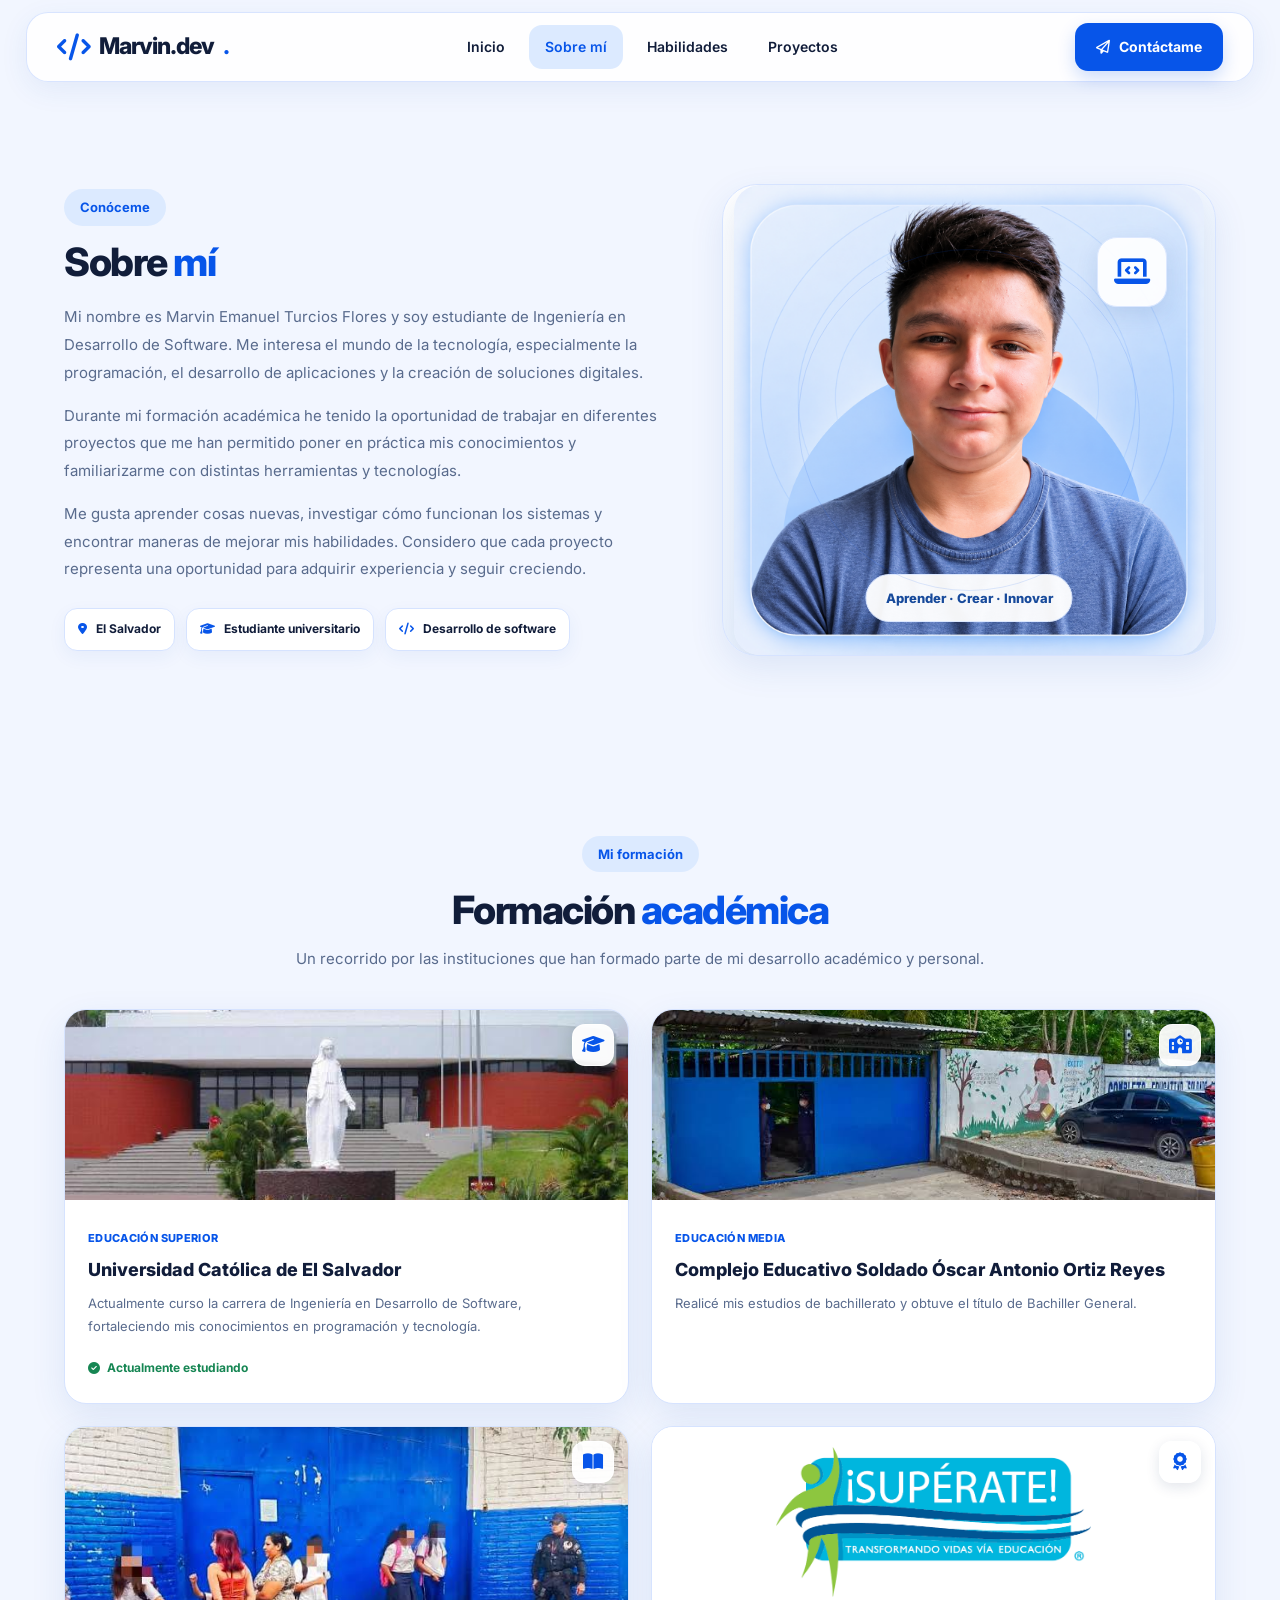
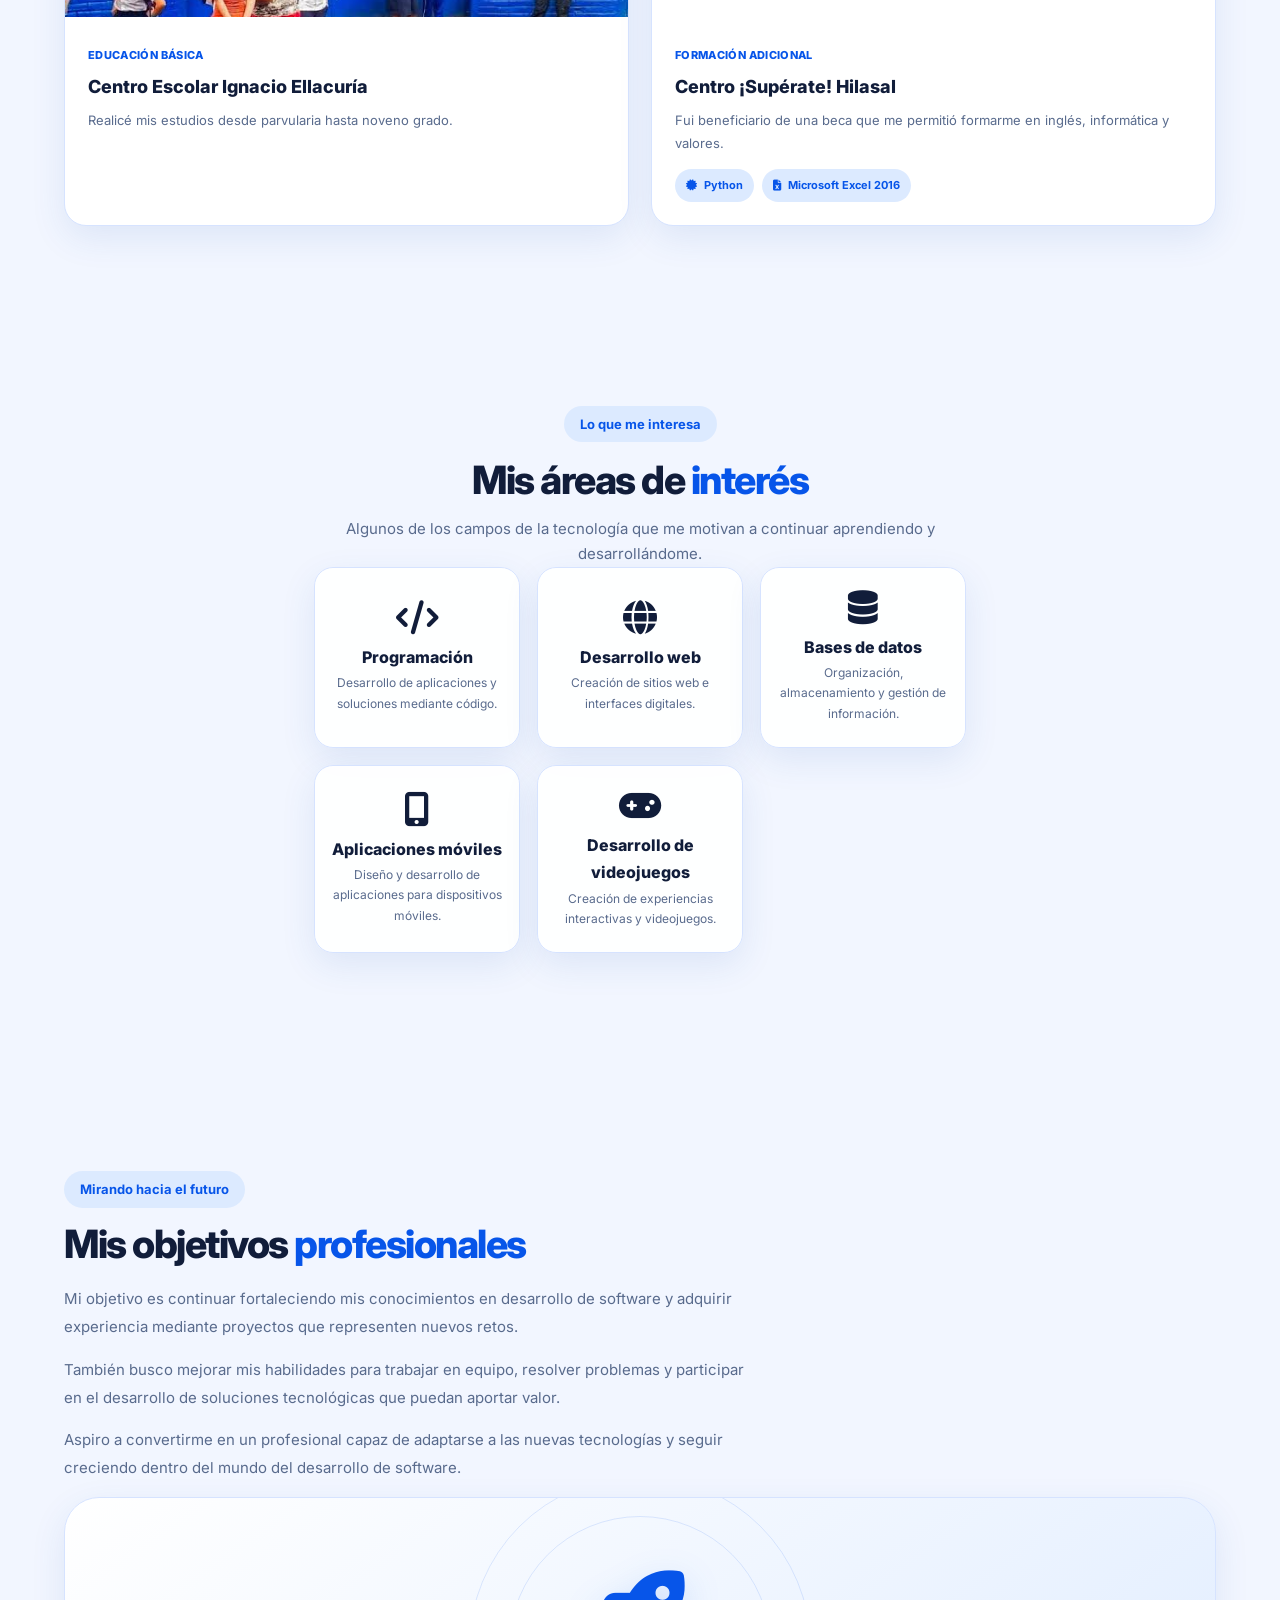
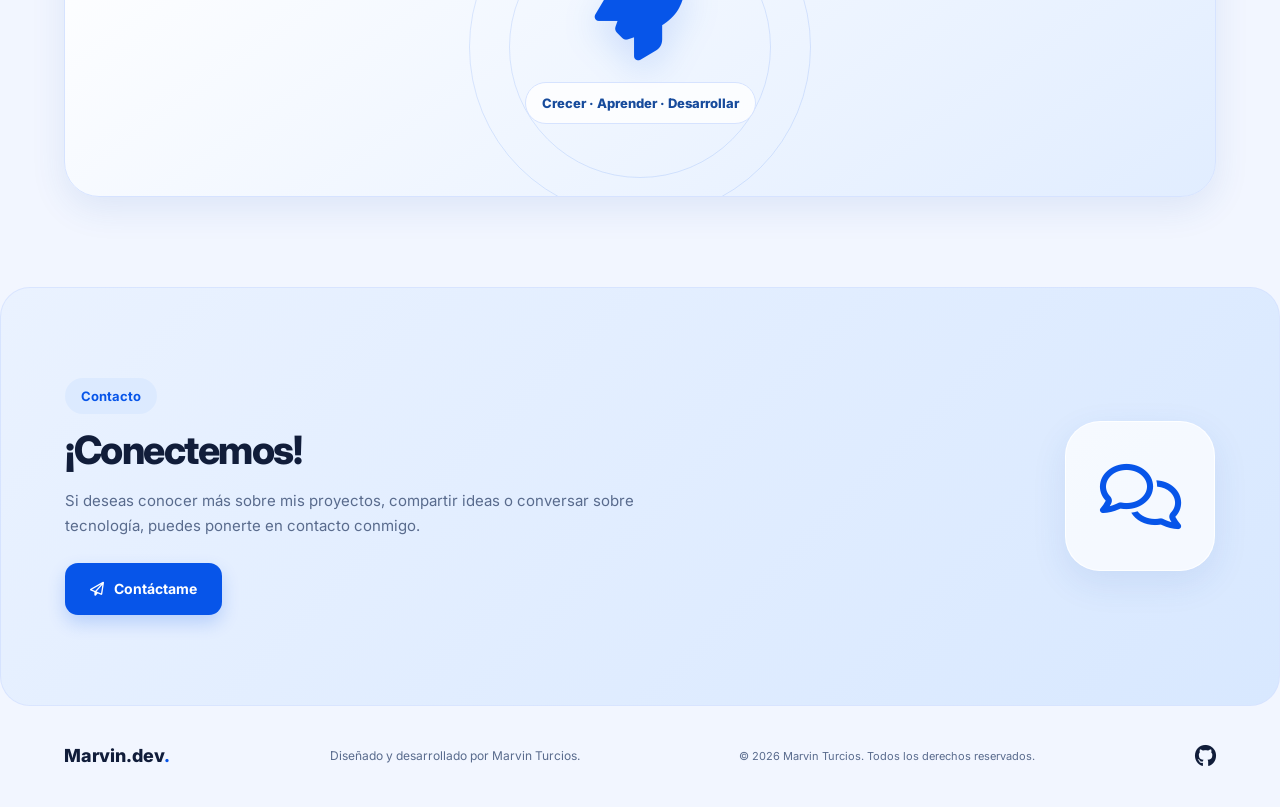
<file: about.html>
<!DOCTYPE html>
<html lang="es">

<head>
    <meta charset="UTF-8">
    <meta name="viewport" content="width=device-width, initial-scale=1.0">

    <meta name="description"
        content="Conoce más sobre Marvin Turcios, estudiante de Ingeniería en Desarrollo de Software.">

    <meta name="theme-color" content="#f4f8ff">

    <title>Sobre mí | Marvin Turcios</title>

    <link rel="stylesheet" href="css/style.css">

    <link rel="stylesheet"
        href="https://cdnjs.cloudflare.com/ajax/libs/font-awesome/6.7.2/css/all.min.css">

    <script src="js/animations.js" defer></script>
</head>

<body>

    <header>
        <nav>

            <a href="index.html" class="logo">
                <i class="fa-solid fa-code"></i>
                Marvin.dev<span>.</span>
            </a>

            <ul>
                <li><a href="index.html">Inicio</a></li>
                <li><a href="about.html" class="active">Sobre mí</a></li>
                <li><a href="index.html#habilidades">Habilidades</a></li>
                <li><a href="projects.html">Proyectos</a></li>
            </ul>

            <div class="nav-actions">
                <a href="contact.html" class="nav-contact">
                    <i class="fa-regular fa-paper-plane"></i>
                    Contáctame
                </a>
            </div>

        </nav>
    </header>

    <main>

        <section id="sobre-mi">

            <div class="about-content">

                <span class="section-tag">
                    Conóceme
                </span>

                <h2>
                    Sobre <span>mí</span>
                </h2>

                <p>
                    Mi nombre es Marvin Emanuel Turcios Flores y soy estudiante
                    de Ingeniería en Desarrollo de Software. Me interesa el
                    mundo de la tecnología, especialmente la programación,
                    el desarrollo de aplicaciones y la creación de soluciones
                    digitales.
                </p>

                <p>
                    Durante mi formación académica he tenido la oportunidad
                    de trabajar en diferentes proyectos que me han permitido
                    poner en práctica mis conocimientos y familiarizarme
                    con distintas herramientas y tecnologías.
                </p>

                <p>
                    Me gusta aprender cosas nuevas, investigar cómo funcionan
                    los sistemas y encontrar maneras de mejorar mis habilidades.
                    Considero que cada proyecto representa una oportunidad
                    para adquirir experiencia y seguir creciendo.
                </p>

                <div class="about-details">

                    <div>
                        <i class="fa-solid fa-location-dot"></i>
                        <span>El Salvador</span>
                    </div>

                    <div>
                        <i class="fa-solid fa-graduation-cap"></i>
                        <span>Estudiante universitario</span>
                    </div>

                    <div>
                        <i class="fa-solid fa-code"></i>
                        <span>Desarrollo de software</span>
                    </div>

                </div>

            </div>

            
            <div class="about-decoration">

                <div class="about-visual">

                    <img
                        src="img/my.png"
                        alt="Fotografía de Marvin Turcios"
                        class="about-photo"
                    >

                    <div class="floating-tech-icon">
                        <i class="fa-solid fa-laptop-code"></i>
                    </div>

                    <div class="about-tagline">
                        Aprender · Crear · Innovar
                    </div>

                </div>

            </div>

        </section>
        
        
        <section id="formacion">

            <div class="section-heading">

                <span class="section-tag">
                    Mi formación
                </span>

                <h2>
                    Formación <span>académica</span>
                </h2>

                <p>
                    Un recorrido por las instituciones que han formado parte
                    de mi desarrollo académico y personal.
                </p>

            </div>

            <div class="education-grid">

                <article class="education-card">

                    <div class="education-image">

                        <img src="img/universidad.jpg"
                            alt="Universidad Católica de El Salvador">

                        <span class="education-icon">
                            <i class="fa-solid fa-graduation-cap"></i>
                        </span>

                    </div>

                    <div class="education-content">

                        <span class="education-category">
                            Educación superior
                        </span>

                        <h3>Universidad Católica de El Salvador</h3>

                        <p>
                            Actualmente curso la carrera de Ingeniería
                            en Desarrollo de Software, fortaleciendo mis
                            conocimientos en programación y tecnología.
                        </p>

                        <span class="education-status">
                            <i class="fa-solid fa-circle-check"></i>
                            Actualmente estudiando
                        </span>

                    </div>

                </article>

                <article class="education-card">

                    <div class="education-image">

                        <img src="img/bachillerato.jpg"
                            alt="Complejo Educativo Soldado Óscar Antonio Ortiz Reyes">

                        <span class="education-icon">
                            <i class="fa-solid fa-school"></i>
                        </span>

                    </div>

                    <div class="education-content">

                        <span class="education-category">
                            Educación media
                        </span>

                        <h3>Complejo Educativo Soldado Óscar Antonio Ortiz Reyes</h3>

                        <p>
                            Realicé mis estudios de bachillerato y obtuve
                            el título de Bachiller General.
                        </p>

                    </div>

                </article>

                <article class="education-card">

                    <div class="education-image">

                        <img src="img/educacion-basica.jpg"
                            alt="Centro Escolar Ignacio Ellacuría">

                        <span class="education-icon">
                            <i class="fa-solid fa-book-open"></i>
                        </span>

                    </div>

                    <div class="education-content">

                        <span class="education-category">
                            Educación básica
                        </span>

                        <h3>Centro Escolar Ignacio Ellacuría</h3>

                        <p>
                            Realicé mis estudios desde parvularia
                            hasta noveno grado.
                        </p>

                    </div>

                </article>

                <article class="education-card">

                    <div class="education-image">

                        <img src="img/superate.jpg"
                            alt="Fundación ¡Supérate!">

                        <span class="education-icon">
                            <i class="fa-solid fa-award"></i>
                        </span>

                    </div>

                    <div class="education-content">

                        <span class="education-category">
                            Formación adicional
                        </span>

                        <h3>Centro ¡Supérate! Hilasal</h3>

                        <p>
                            Fui beneficiario de una beca que me permitió
                            formarme en inglés, informática y valores.
                        </p>

                        <div class="education-certifications">

                            <span>
                                <i class="fa-solid fa-certificate"></i>
                                Python
                            </span>

                            <span>
                                <i class="fa-solid fa-file-excel"></i>
                                Microsoft Excel 2016
                            </span>

                        </div>

                    </div>

                </article>

            </div>

        </section>


        
        <section id="intereses" class="section-heading">

            <span class="section-tag">
                Lo que me interesa
            </span>

            <h2>
                Mis áreas de <span>interés</span>
            </h2>

            <p>
                Algunos de los campos de la tecnología que me motivan
                a continuar aprendiendo y desarrollándome.
            </p>

            <div class="skills-grid">

                <article class="skill-card">

                    <i class="fa-solid fa-code"></i>

                    <h3>Programación</h3>

                    <p>
                        Desarrollo de aplicaciones y soluciones mediante código.
                    </p>

                </article>

                <article class="skill-card">

                    <i class="fa-solid fa-globe"></i>

                    <h3>Desarrollo web</h3>

                    <p>
                        Creación de sitios web e interfaces digitales.
                    </p>

                </article>

                <article class="skill-card">

                    <i class="fa-solid fa-database"></i>

                    <h3>Bases de datos</h3>

                    <p>
                        Organización, almacenamiento y gestión de información.
                    </p>

                </article>

                <article class="skill-card">

                    <i class="fa-solid fa-mobile-screen-button"></i>

                    <h3>Aplicaciones móviles</h3>

                    <p>
                        Diseño y desarrollo de aplicaciones para dispositivos móviles.
                    </p>

                </article>

                <article class="skill-card">

                    <i class="fa-solid fa-gamepad"></i>

                    <h3>Desarrollo de videojuegos</h3>

                    <p>
                        Creación de experiencias interactivas y videojuegos.
                    </p>

                </article>

            </div>

        </section>


        <section id="objetivos">

            <div class="about-content">

                <span class="section-tag">
                    Mirando hacia el futuro
                </span>

                <h2>
                    Mis objetivos <span>profesionales</span>
                </h2>

                <p>
                    Mi objetivo es continuar fortaleciendo mis conocimientos
                    en desarrollo de software y adquirir experiencia mediante
                    proyectos que representen nuevos retos.
                </p>

                <p>
                    También busco mejorar mis habilidades para trabajar en
                    equipo, resolver problemas y participar en el desarrollo
                    de soluciones tecnológicas que puedan aportar valor.
                </p>

                <p>
                    Aspiro a convertirme en un profesional capaz de adaptarse
                    a las nuevas tecnologías y seguir creciendo dentro del
                    mundo del desarrollo de software.
                </p>

            </div>

            <div class="about-decoration">

                <i class="fa-solid fa-rocket"></i>

                <span>Crecer · Aprender · Desarrollar</span>

            </div>

        </section>

        <section id="contacto">

            <div class="contact-content">

                <span class="section-tag">
                    Contacto
                </span>

                <h2>
                    ¡Conectemos!
                </h2>

                <p>
                    Si deseas conocer más sobre mis proyectos, compartir
                    ideas o conversar sobre tecnología, puedes ponerte
                    en contacto conmigo.
                </p>

                <a href="contact.html" class="btn-primary">
                    <i class="fa-regular fa-paper-plane"></i>
                    Contáctame
                </a>

            </div>

            <div class="contact-icon">
                <i class="fa-regular fa-comments"></i>
            </div>

        </section>

    </main>

    <footer>

        <a href="index.html" class="footer-logo">
            Marvin.dev<span>.</span>
        </a>

        <p>
            Diseñado y desarrollado por Marvin Turcios.
        </p>

        <p class="copyright">
            &copy; 2026 Marvin Turcios. Todos los derechos reservados.
        </p>

        <a href="https://github.com/marvinturcios-lab"
            target="_blank"
            rel="noopener noreferrer"
            aria-label="GitHub">

            <i class="fa-brands fa-github"></i>

        </a>

    </footer>

</body>

</html>
</file>
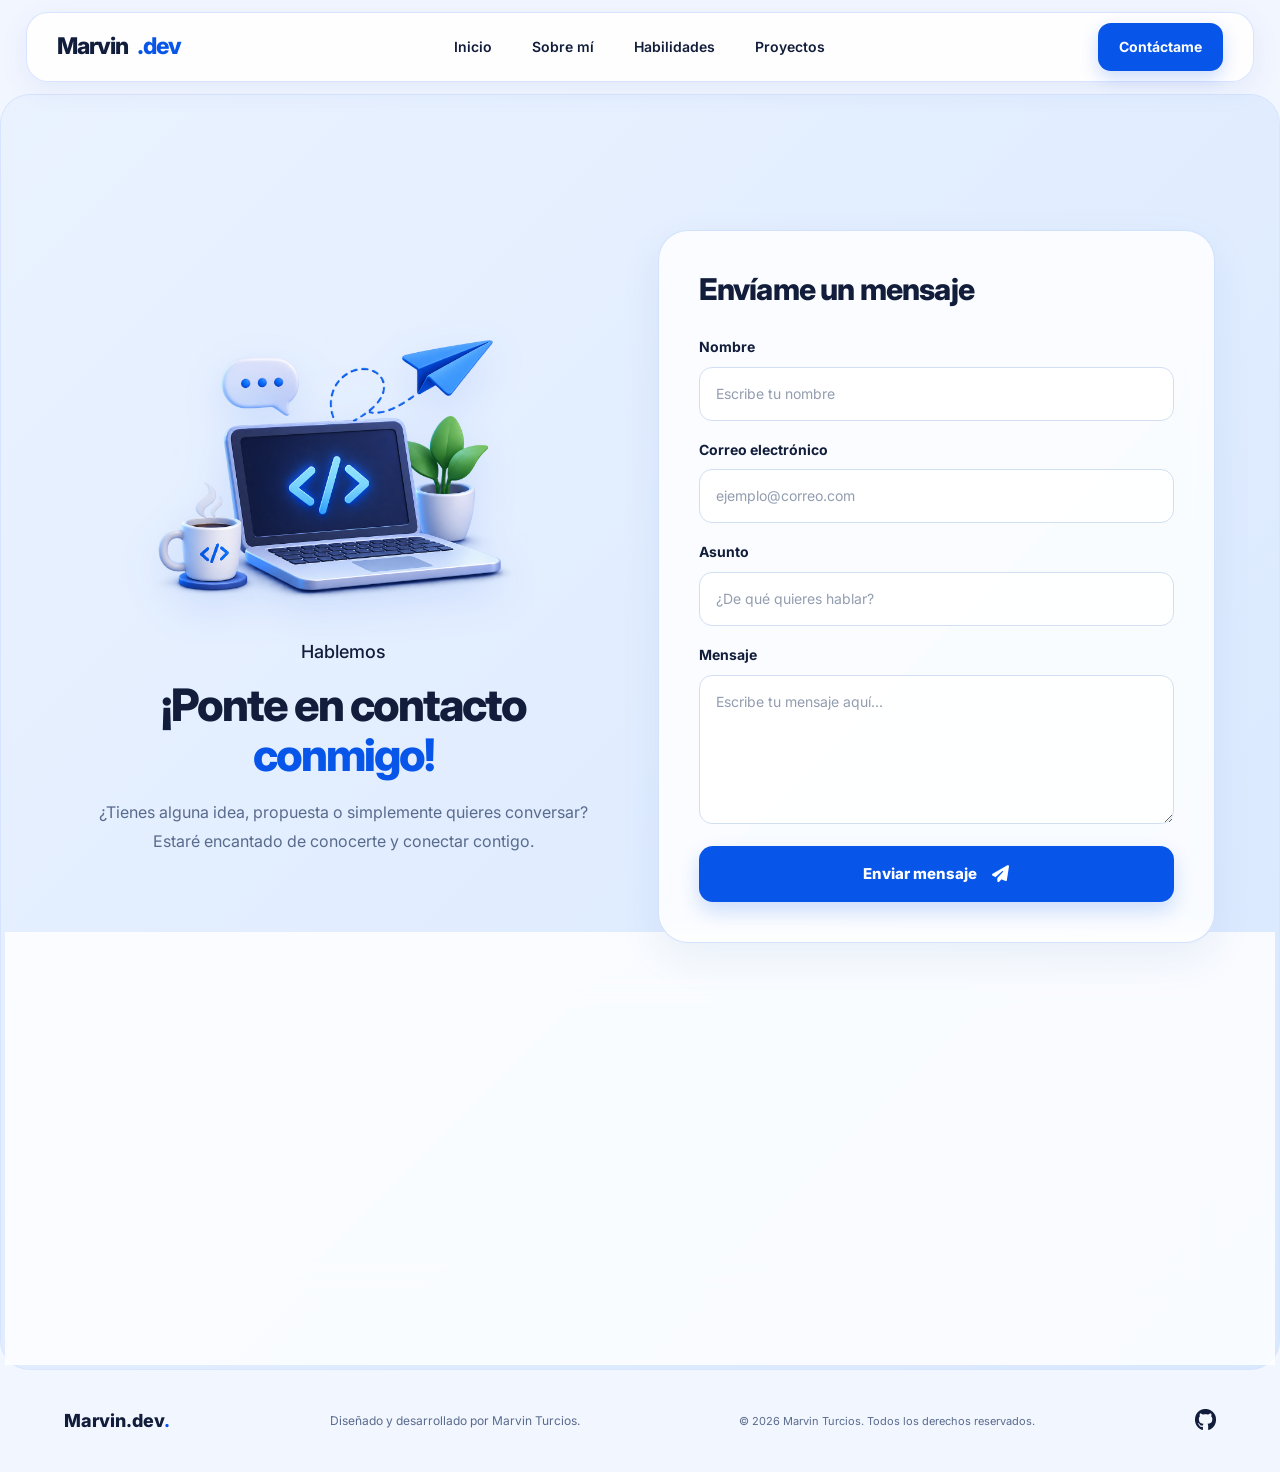
<file: contact.html>
<!DOCTYPE html>
<html lang="es">

<head>
    <meta charset="UTF-8">
    <meta name="viewport" content="width=device-width, initial-scale=1.0">

    <meta name="description"
        content="Ponte en contacto con Marvin Turcios, estudiante de Ingeniería en Desarrollo de Software.">

    <meta name="theme-color" content="#f4f8ff">

    <title>Contacto | Marvin.dev</title>

    <link rel="stylesheet" href="css/style.css">

    <link rel="stylesheet"
        href="https://cdnjs.cloudflare.com/ajax/libs/font-awesome/6.7.2/css/all.min.css">

    <script src="js/animations.js" defer></script>
</head>

<body>

    <header>

        <nav>

            <a href="index.html" class="logo">
                Marvin <span>.dev</span>
            </a>

            <ul>
                <li><a href="index.html">Inicio</a></li>
                <li><a href="about.html">Sobre mí</a></li>
                <li><a href="index.html#habilidades">Habilidades</a></li>
                <li><a href="projects.html">Proyectos</a></li>
            </ul>

            <div class="nav-actions">
                <a href="contact.html" class="nav-contact active">
                    Contáctame
                </a>
            </div>

        </nav>

    </header>

    <main>

        <section class="contact-page" id="contacto">

            <div class="contact-layout">

                <!-- Presentación -->

                <div class="contact-hero">

                    <div class="contact-illustration">
                        <img
                            src="img/contact-image.png"
                            alt="Ilustración de una laptop con elementos de programación">
                    </div>

                    <span class="contact-eyebrow">Hablemos</span>

                    <h1>
                        ¡Ponte en contacto
                        <span>conmigo!</span>
                    </h1>

                    <p>
                        ¿Tienes alguna idea, propuesta o simplemente quieres
                        conversar? Estaré encantado de conocerte y conectar
                        contigo.
                    </p>

                </div>

                <!-- Información de contacto -->

                <div class="contact-info-card">

                    <h2>Conectemos</h2>

                    <p class="contact-description">
                        Siempre estoy interesado en conocer nuevas personas,
                        aprender de otros desarrolladores y descubrir nuevas
                        oportunidades.
                    </p>

                    <div class="contact-methods">

                        <div class="contact-method">

                            <div class="contact-method-icon">
                                <i class="fa-solid fa-envelope"></i>
                            </div>

                            <div class="contact-method-text">
                                <h3>Correo electrónico</h3>
                                <p>Tu correo electrónico</p>
                            </div>

                        </div>

                        <a
                            class="contact-method"
                            href="https://github.com/marvinturcios-lab"
                            target="_blank"
                            rel="noopener noreferrer">

                            <div class="contact-method-icon">
                                <i class="fa-brands fa-github"></i>
                            </div>

                            <div class="contact-method-text">
                                <h3>GitHub</h3>
                                <p>marvinturcios-lab</p>
                            </div>

                        </a>

                        <div class="contact-method">

                            <div class="contact-method-icon">
                                <i class="fa-brands fa-linkedin-in"></i>
                            </div>

                            <div class="contact-method-text">
                                <h3>LinkedIn</h3>
                                <p>Próximamente</p>
                            </div>

                        </div>

                    </div>

                </div>

                <!-- Formulario -->

                <div class="contact-form-card">

                    <h2>Envíame un mensaje</h2>

                    <form id="contact-form">

                        <div class="contact-field">

                            <label for="name">Nombre</label>

                            <input
                                type="text"
                                id="name"
                                name="name"
                                placeholder="Escribe tu nombre"
                                required>

                        </div>

                        <div class="contact-field">

                            <label for="email">Correo electrónico</label>

                            <input
                                type="email"
                                id="email"
                                name="email"
                                placeholder="ejemplo@correo.com"
                                required>

                        </div>

                        <div class="contact-field">

                            <label for="subject">Asunto</label>

                            <input
                                type="text"
                                id="subject"
                                name="subject"
                                placeholder="¿De qué quieres hablar?"
                                required>

                        </div>

                        <div class="contact-field">

                            <label for="message">Mensaje</label>

                            <textarea
                                id="message"
                                name="message"
                                rows="5"
                                placeholder="Escribe tu mensaje aquí..."
                                required></textarea>

                        </div>

                        <button type="submit" class="contact-submit">
                            Enviar mensaje
                            <i class="fa-solid fa-paper-plane"></i>
                        </button>

                    </form>

                </div>

            </div>

        </section>

    </main>

    <footer>

        <a href="index.html" class="footer-logo">
            Marvin.dev<span>.</span>
        </a>

        <p>
            Diseñado y desarrollado por Marvin Turcios.
        </p>

        <p class="copyright">
            &copy; 2026 Marvin Turcios. Todos los derechos reservados.
        </p>

        <a
            href="https://github.com/marvinturcios-lab"
            target="_blank"
            rel="noopener noreferrer"
            aria-label="GitHub">

            <i class="fa-brands fa-github"></i>

        </a>

    </footer>

</body>

</html>
</file>
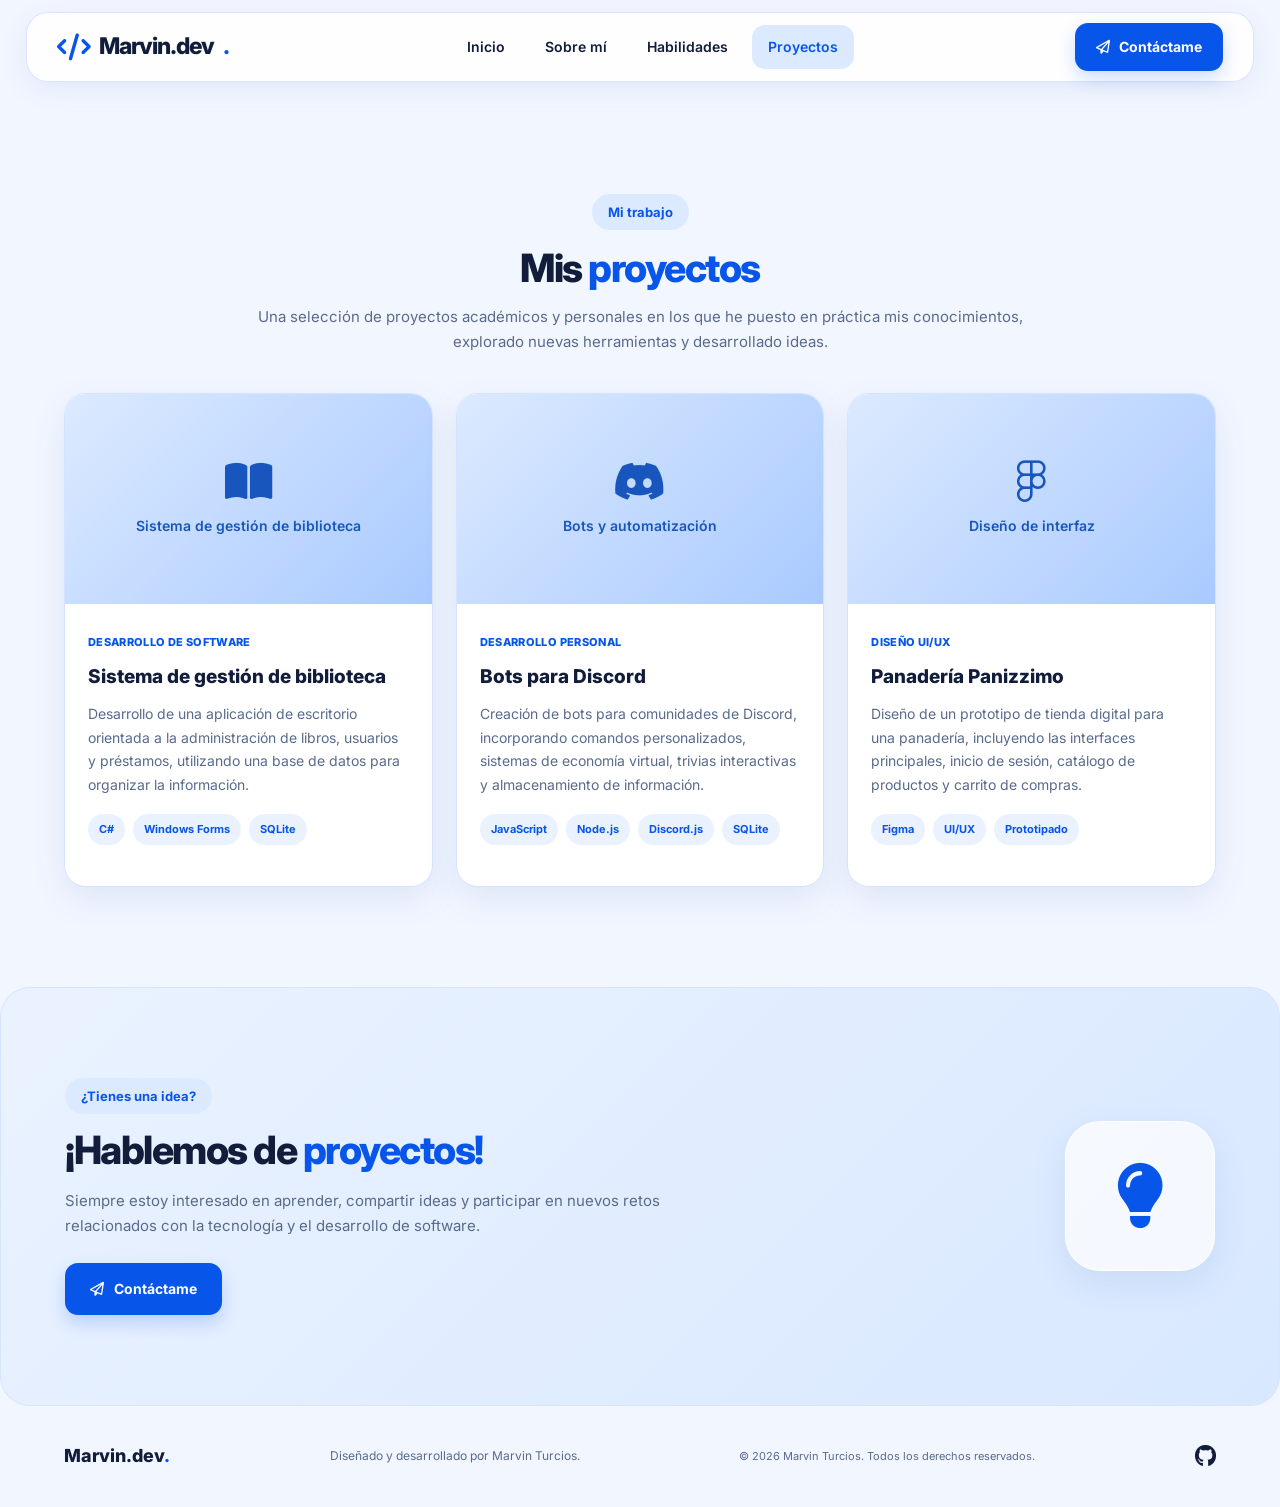
<file: projects.html>
<!DOCTYPE html>
<html lang="es">

<head>
    <meta charset="UTF-8">
    <meta name="viewport" content="width=device-width, initial-scale=1.0">

    <meta name="description"
        content="Conoce los proyectos académicos y personales desarrollados por Marvin Turcios.">

    <meta name="theme-color" content="#f4f8ff">

    <title>Proyectos | Marvin Turcios</title>

    <link rel="stylesheet" href="css/style.css">

    <link rel="stylesheet"
        href="https://cdnjs.cloudflare.com/ajax/libs/font-awesome/6.7.2/css/all.min.css">

    <script src="js/animations.js" defer></script>
</head>

<body>

    <header>
        <nav>

            <a href="index.html" class="logo">
                <i class="fa-solid fa-code"></i>
                Marvin.dev<span>.</span>
            </a>

            <ul>
                <li><a href="index.html">Inicio</a></li>
                <li><a href="about.html">Sobre mí</a></li>
                <li><a href="index.html#habilidades">Habilidades</a></li>
                <li><a href="projects.html" class="active">Proyectos</a></li>
            </ul>

            <div class="nav-actions">
                <a href="contact.html" class="nav-contact">
                    <i class="fa-regular fa-paper-plane"></i>
                    Contáctame
                </a>
            </div>

        </nav>
    </header>

    <main>

        <section id="proyectos">

            <div class="section-heading">

                <span class="section-tag">
                    Mi trabajo
                </span>

                <h2>
                    Mis <span>proyectos</span>
                </h2>

                <p>
                    Una selección de proyectos académicos y personales
                    en los que he puesto en práctica mis conocimientos,
                    explorado nuevas herramientas y desarrollado ideas.
                </p>

            </div>

            <div class="projects-grid">

                <article class="project-card">

                    <div class="project-image">

                        <div class="project-placeholder">
                            <i class="fa-solid fa-book-open"></i>
                            <span>Sistema de gestión de biblioteca</span>
                        </div>

                    </div>

                    <div class="project-content">

                        <span class="project-category">
                            Desarrollo de software
                        </span>

                        <h3>Sistema de gestión de biblioteca</h3>

                        <p>
                            Desarrollo de una aplicación de escritorio
                            orientada a la administración de libros,
                            usuarios y préstamos, utilizando una base
                            de datos para organizar la información.
                        </p>

                        <div class="project-tags">
                            <span>C#</span>
                            <span>Windows Forms</span>
                            <span>SQLite</span>
                        </div>

                    </div>

                </article>


                <article class="project-card">

                    <div class="project-image">

                        <div class="project-placeholder">
                            <i class="fa-brands fa-discord"></i>
                            <span>Bots y automatización</span>
                        </div>

                    </div>

                    <div class="project-content">

                        <span class="project-category">
                            Desarrollo personal
                        </span>

                        <h3>Bots para Discord</h3>

                        <p>
                            Creación de bots para comunidades de Discord,
                            incorporando comandos personalizados, sistemas
                            de economía virtual, trivias interactivas y
                            almacenamiento de información.
                        </p>

                        <div class="project-tags">
                            <span>JavaScript</span>
                            <span>Node.js</span>
                            <span>Discord.js</span>
                            <span>SQLite</span>
                        </div>

                    </div>

                </article>


                <article class="project-card">

                    <div class="project-image">

                        <div class="project-placeholder">
                            <i class="fa-brands fa-figma"></i>
                            <span>Diseño de interfaz</span>
                        </div>

                    </div>

                    <div class="project-content">

                        <span class="project-category">
                            Diseño UI/UX
                        </span>

                        <h3>Panadería Panizzimo</h3>

                        <p>
                            Diseño de un prototipo de tienda digital
                            para una panadería, incluyendo las interfaces
                            principales, inicio de sesión, catálogo
                            de productos y carrito de compras.
                        </p>

                        <div class="project-tags">
                            <span>Figma</span>
                            <span>UI/UX</span>
                            <span>Prototipado</span>
                        </div>

                    </div>

                </article>

            </div>

        </section>


        <section id="contacto">

            <div class="contact-content">

                <span class="section-tag">
                    ¿Tienes una idea?
                </span>

                <h2>
                    ¡Hablemos de <span>proyectos!</span>
                </h2>

                <p>
                    Siempre estoy interesado en aprender, compartir ideas
                    y participar en nuevos retos relacionados con la
                    tecnología y el desarrollo de software.
                </p>

                <a href="contact.html" class="btn-primary">
                    <i class="fa-regular fa-paper-plane"></i>
                    Contáctame
                </a>

            </div>

            <div class="contact-icon">
                <i class="fa-solid fa-lightbulb"></i>
            </div>

        </section>

    </main>


    <footer>

        <a href="index.html" class="footer-logo">
            Marvin.dev<span>.</span>
        </a>

        <p>
            Diseñado y desarrollado por Marvin Turcios.
        </p>

        <p class="copyright">
            &copy; 2026 Marvin Turcios. Todos los derechos reservados.
        </p>

        <a href="https://github.com/marvinturcios-lab"
            target="_blank"
            rel="noopener noreferrer"
            aria-label="GitHub">

            <i class="fa-brands fa-github"></i>

        </a>

    </footer>

</body>

</html>
</file>
<file: css/style.css>
/* =========================================================
   MARVIN.DEV — DISEÑO + ANIMACIONES
   ========================================================= */

@import url('https://fonts.googleapis.com/css2?family=Inter:wght@400;500;600;700;800&display=swap');

:root {
    --primary: #0755e9;
    --primary-dark: #0644c2;
    --primary-light: #dceaff;
    --background: #f2f6ff;
    --surface: #ffffff;
    --surface-soft: #f7faff;
    --text: #111d3a;
    --text-secondary: #596b8d;
    --border: #d6e3ff;
    --shadow: 0 12px 35px rgba(35, 91, 180, .10);
    --shadow-hover: 0 22px 48px rgba(35, 91, 180, .18);
    --radius: 22px;
    --ease-premium: cubic-bezier(.2, .75, .25, 1);
    --motion-fast: .25s;
    --motion-medium: .55s;
}

* {
    margin: 0;
    padding: 0;
    box-sizing: border-box;
    scroll-behavior: smooth;
}

html { scroll-padding-top: 105px; }

body {
    font-family: 'Inter', sans-serif;
    background: var(--background);
    color: var(--text);
    line-height: 1.7;
    overflow-x: hidden;
}

::selection { background: var(--primary); color: #fff; }

a { color: inherit; text-decoration: none; }
img { display: block; max-width: 100%; }
button, input, textarea { font: inherit; }

a:focus-visible, button:focus-visible {
    outline: 3px solid rgba(7, 85, 233, .45);
    outline-offset: 4px;
    border-radius: 12px;
}

/* HEADER / NAVEGACIÓN */
header {
    width: 100%;
    padding: 12px 2%;
    position: sticky;
    top: 0;
    z-index: 1000;
    animation: header-enter .75s var(--ease-premium) both;
}

nav {
    width: 100%;
    max-width: 1500px;
    min-height: 70px;
    margin: auto;
    padding: 10px 30px;
    display: flex;
    align-items: center;
    justify-content: space-between;
    gap: 20px;
    background: rgba(255,255,255,.88);
    -webkit-backdrop-filter: blur(18px);
    backdrop-filter: blur(18px);
    border: 1px solid rgba(214,227,255,.95);
    border-radius: 22px;
    box-shadow: 0 8px 28px rgba(35,91,180,.08);
    transition: box-shadow var(--motion-medium) var(--ease-premium),
                background var(--motion-medium) var(--ease-premium);
}

nav:hover { box-shadow: var(--shadow); }

.logo {
    display: inline-flex;
    align-items: center;
    gap: 9px;
    flex-shrink: 0;
    color: var(--text);
    font-size: 23px;
    font-weight: 800;
    letter-spacing: -1px;
    transition: transform var(--motion-medium) var(--ease-premium);
}
.logo i { color: var(--primary); font-size: 27px; }
.logo span, .footer-logo span { color: var(--primary); }
.logo:hover { transform: translateY(-2px); }

nav ul {
    display: flex;
    align-items: center;
    justify-content: center;
    gap: 8px;
    list-style: none;
}
nav ul li a {
    display: block;
    padding: 10px 16px;
    border-radius: 13px;
    color: var(--text);
    font-size: 14px;
    font-weight: 600;
    transition: color var(--motion-fast) ease,
                background var(--motion-fast) ease,
                transform var(--motion-fast) ease;
}
nav ul li a:hover,
nav ul li a.active {
    color: var(--primary);
    background: var(--primary-light);
}
nav ul li a:hover { transform: translateY(-2px); }

.nav-contact {
    display: inline-flex;
    align-items: center;
    justify-content: center;
    gap: 9px;
    padding: 12px 21px;
    border-radius: 13px;
    background: var(--primary);
    color: #fff;
    font-size: 14px;
    font-weight: 700;
    box-shadow: 0 7px 18px rgba(7,85,233,.20);
    transition: transform var(--motion-medium) var(--ease-premium),
                box-shadow var(--motion-medium) var(--ease-premium),
                background var(--motion-fast) ease;
}
.nav-contact:hover {
    background: var(--primary-dark);
    transform: translateY(-3px);
    box-shadow: 0 13px 25px rgba(7,85,233,.27);
}

/* CONTENIDO GENERAL */
main { width: 100%; max-width: 1600px; margin: auto; }
section {
    padding: 90px 5%;
    scroll-margin-top: 100px;
}
.section-tag {
    display: inline-flex;
    align-items: center;
    padding: 7px 16px;
    margin-bottom: 13px;
    color: var(--primary);
    background: var(--primary-light);
    border-radius: 30px;
    font-size: 13px;
    font-weight: 700;
}
section h2, .section-heading h2, .projects-heading h2, .about-content h2 {
    color: var(--text);
    font-size: clamp(28px, 4vw, 39px);
    font-weight: 800;
    letter-spacing: -1.5px;
    line-height: 1.2;
}
section h2 span, .section-heading h2 span, .projects-heading h2 span,
.about-content h2 span { color: var(--primary); }

/* HERO */
#inicio {
    min-height: 610px;
    padding: 75px 4%;
    display: grid;
    grid-template-columns: 1.1fr .9fr;
    align-items: center;
    gap: 45px;
    position: relative;
    isolation: isolate;
    overflow: hidden;
    background: linear-gradient(115deg, #fff 0%, #f3f8ff 55%, #d5e5ff 100%);
    border-radius: 30px;
}
#inicio::before, #inicio::after {
    content: "";
    position: absolute;
    z-index: -1;
    border-radius: 50%;
    pointer-events: none;
}
#inicio::before {
    width: 390px; height: 390px;
    right: -120px; top: -120px;
    background: rgba(80,143,255,.15);
    filter: blur(85px);
    animation: ambient-drift 12s ease-in-out infinite alternate;
}
#inicio::after {
    width: 270px; height: 270px;
    left: -120px; bottom: -120px;
    background: rgba(7,85,233,.09);
    filter: blur(75px);
}
.hero-content { max-width: 650px; position: relative; z-index: 2; }
.hero-greeting {
    display: inline-flex;
    align-items: center;
    gap: 8px;
    padding: 10px 22px;
    margin-bottom: 17px;
    border-radius: 30px;
    background: #dceaff;
    color: var(--primary);
    font-size: 15px;
    font-weight: 700;
    box-shadow: 0 5px 16px rgba(7,85,233,.07);
    animation: greeting-float 4.5s ease-in-out infinite;
}
.hero-content h1 {
    margin-bottom: 13px;
    color: var(--text);
    font-size: clamp(38px, 5vw, 55px);
    line-height: 1.13;
    font-weight: 800;
    letter-spacing: -2.7px;
}
.hero-content h1 span { color: var(--primary); }
.hero-content h2 {
    margin-bottom: 17px;
    color: #174b9c;
    font-size: clamp(17px, 2vw, 21px);
    font-weight: 700;
    line-height: 1.4;
}
.hero-content p {
    max-width: 610px;
    margin-bottom: 24px;
    color: var(--text-secondary);
    font-size: 16px;
    line-height: 1.8;
}
.hero-buttons {
    display: flex;
    align-items: center;
    flex-wrap: wrap;
    gap: 13px;
}
.btn-primary, .btn-outline {
    min-height: 52px;
    padding: 13px 25px;
    display: inline-flex;
    align-items: center;
    justify-content: center;
    gap: 10px;
    border-radius: 13px;
    font-size: 14px;
    font-weight: 700;
    transition: transform var(--motion-medium) var(--ease-premium),
                box-shadow var(--motion-medium) var(--ease-premium),
                background var(--motion-fast) ease,
                color var(--motion-fast) ease;
}
.btn-primary {
    color: #fff;
    background: var(--primary);
    box-shadow: 0 8px 18px rgba(7,85,233,.20);
}
.btn-primary:hover {
    color: #fff;
    background: var(--primary-dark);
    transform: translateY(-4px);
    box-shadow: 0 14px 28px rgba(7,85,233,.29);
}
.btn-primary i, .nav-contact i { transition: transform var(--motion-medium) var(--ease-premium); }
.btn-primary:hover i, .nav-contact:hover i { transform: translateX(4px); }
.btn-outline {
    color: var(--primary);
    border: 2px solid var(--primary);
    background: rgba(255,255,255,.78);
}
.btn-outline:hover {
    color: #fff;
    background: var(--primary);
    transform: translateY(-4px);
    box-shadow: 0 12px 25px rgba(7,85,233,.18);
}
.social-links {
    display: flex;
    align-items: center;
    gap: 21px;
    margin-top: 28px;
}
.social-links a {
    display: inline-flex;
    color: var(--text);
    font-size: 25px;
    transition: color var(--motion-fast) ease,
                transform var(--motion-medium) var(--ease-premium);
}
.social-links a:hover {
    color: var(--primary);
    transform: translateY(-5px) scale(1.12);
}

/* IMAGEN DEL HERO */
.hero-image {
    position: relative;
    width: 100%;
    max-width: 520px;
    justify-self: center;
    isolation: isolate;
}
.hero-image img {
    width: 100%;
    height: 340px;
    object-fit: cover;
    position: relative;
    z-index: 2;
    border: 5px solid #fff;
    border-radius: 100px 100px 100px 35px;
    box-shadow: 0 20px 45px rgba(29,75,145,.18);
    transition: transform .8s var(--ease-premium), box-shadow .8s var(--ease-premium);
}
.hero-image:hover img {
    transform: translateY(-5px) scale(1.015);
    box-shadow: 0 28px 55px rgba(29,75,145,.23);
}
.image-decoration {
    position: absolute;
    z-index: 1;
    top: 15px; left: 25px;
    width: 95%; height: 95%;
    background: linear-gradient(135deg, #9fc6ff, var(--primary));
    border-radius: 110px 110px 110px 35px;
    transform: rotate(-3deg);
    animation: decoration-breathe 7s ease-in-out infinite;
}
.floating-badge {
    position: absolute;
    z-index: 3;
    right: -10px; bottom: 12px;
    display: flex;
    align-items: center;
    gap: 10px;
    padding: 15px 19px;
    color: #20375f;
    background: #fff;
    border-radius: 17px;
    font-size: 13px;
    font-weight: 700;
    box-shadow: var(--shadow);
    animation: badge-float 5s ease-in-out infinite;
}
.floating-badge i { color: #20b568; font-size: 16px; }

/* ESTADÍSTICAS */
#estadisticas {
    display: grid;
    grid-template-columns: repeat(4, minmax(0, 1fr));
    gap: 15px;
    padding-top: 35px;
    padding-bottom: 35px;
}
.stat-card {
    min-height: 112px;
    display: flex;
    align-items: center;
    justify-content: center;
    gap: 15px;
    padding: 20px 16px;
    background: rgba(255,255,255,.88);
    border: 1px solid var(--border);
    border-radius: 19px;
    box-shadow: var(--shadow);
    transition: transform .55s var(--ease-premium), box-shadow .55s var(--ease-premium), border-color .3s ease;
}
.stat-card:hover {
    transform: translateY(-7px);
    border-color: #a9c9ff;
    box-shadow: var(--shadow-hover);
}
.stat-icon {
    width: 48px; height: 48px;
    flex: 0 0 48px;
    display: grid;
    place-items: center;
    color: var(--primary);
    background: var(--primary-light);
    border-radius: 15px;
    font-size: 21px;
    transition: transform .55s var(--ease-premium);
}
.stat-card:hover .stat-icon { transform: rotate(-8deg) scale(1.08); }
.stat-card h3 { color: var(--text); font-size: 20px; font-weight: 800; line-height: 1.25; }
.stat-card p { color: var(--text-secondary); font-size: 12px; line-height: 1.45; }

/* HABILIDADES */
#habilidades {
    background: linear-gradient(180deg, #f5f8ff, #eaf2ff);
    border-radius: 30px;
}
.section-heading { max-width: 780px; margin: 0 auto 38px; text-align: center; }
.section-heading .section-tag { margin-bottom: 15px; }
.section-heading h2 { margin-bottom: 12px; }
.section-heading p { color: var(--text-secondary); font-size: 15px; }
.skills-grid {
    max-width: 1120px;
    margin: auto;
    display: grid;
    grid-template-columns: repeat(3, minmax(0, 1fr));
    gap: 17px;
}
.skill-card {
    min-height: 150px;
    padding: 23px 17px;
    display: flex;
    flex-direction: column;
    align-items: center;
    justify-content: center;
    text-align: center;
    background: rgba(255,255,255,.92);
    border: 1px solid var(--border);
    border-radius: 19px;
    box-shadow: var(--shadow);
    transition: transform .55s var(--ease-premium), box-shadow .55s var(--ease-premium), border-color .3s ease;
}
.skill-card:hover {
    transform: translateY(-8px) scale(1.015);
    border-color: #a9c9ff;
    box-shadow: var(--shadow-hover);
}
.skill-card > i {
    margin-bottom: 9px;
    font-size: 34px;
    transition: transform .55s var(--ease-premium), filter .55s ease;
}
.skill-card:hover > i { transform: translateY(-4px) scale(1.13); filter: drop-shadow(0 5px 7px rgba(7,85,233,.16)); }
.skill-card h3 { margin-bottom: 2px; color: var(--text); font-size: 16px; font-weight: 800; }
.skill-card p { color: var(--text-secondary); font-size: 12px; }
.html-icon { color: #e65c2f; }
.css-icon { color: #1769df; }
.js-icon { color: #e5b900; }
.csharp-icon { color: #7445b5; }
.python-icon { color: #2874a6; }
.git-icon { color: #e65b35; }
.github-icon { color: #17233d; }
.database-icon { color: #2876c7; }
.figma-icon { color: #9865df; }

/* PROYECTOS */
#proyectos { padding-top: 100px; padding-bottom: 100px; }
.projects-heading {
    max-width: 1250px;
    margin: 0 auto 35px;
    display: flex;
    align-items: end;
    justify-content: space-between;
    gap: 25px;
}
.projects-heading h2 { margin-bottom: 10px; }
.projects-heading p { color: var(--text-secondary); font-size: 15px; }
.projects-link {
    display: inline-flex;
    align-items: center;
    gap: 9px;
    flex-shrink: 0;
    padding: 12px 18px;
    color: var(--primary);
    background: #eaf2ff;
    border-radius: 13px;
    font-size: 13px;
    font-weight: 700;
    transition: gap var(--motion-medium) var(--ease-premium), background .3s ease, transform .3s ease;
}
.projects-link:hover { gap: 15px; background: #dceaff; transform: translateY(-2px); }
.projects-grid {
    max-width: 1250px;
    margin: auto;
    display: grid;
    grid-template-columns: repeat(3, minmax(0, 1fr));
    gap: 23px;
}
.project-card {
    min-width: 0;
    overflow: hidden;
    background: #fff;
    border: 1px solid var(--border);
    border-radius: 22px;
    box-shadow: var(--shadow);
    transition: transform .6s var(--ease-premium), box-shadow .6s var(--ease-premium), border-color .3s ease;
}
.project-card:hover {
    transform: translateY(-9px);
    border-color: #a9c9ff;
    box-shadow: var(--shadow-hover);
}
.project-image {
    width: 100%;
    height: 210px;
    position: relative;
    overflow: hidden;
    display: flex;
    align-items: center;
    justify-content: center;
    background: linear-gradient(135deg, #dceaff, #a9caff);
}
.project-image img {
    width: 100%;
    height: 100%;
    object-fit: cover;
    transition: transform .85s var(--ease-premium), filter .6s ease;
}
.project-card:hover .project-image img { transform: scale(1.075); filter: saturate(1.08); }
.project-placeholder {
    width: 100%; height: 100%;
    display: flex;
    flex-direction: column;
    align-items: center;
    justify-content: center;
    gap: 12px;
    color: #1856bd;
    font-size: 14px;
    font-weight: 600;
}
.project-placeholder i { font-size: 42px; }
.project-content { padding: 23px; }
.project-category {
    display: inline-block;
    margin-bottom: 9px;
    color: var(--primary);
    font-size: 11px;
    font-weight: 800;
    letter-spacing: .35px;
    text-transform: uppercase;
}
.project-content h3 { margin-bottom: 9px; color: var(--text); font-size: 19px; font-weight: 800; }
.project-content p { min-height: 70px; margin-bottom: 17px; color: var(--text-secondary); font-size: 14px; line-height: 1.7; }
.project-tags { display: flex; flex-wrap: wrap; gap: 8px; margin-bottom: 18px; }
.project-tags span {
    padding: 6px 11px;
    color: var(--primary);
    background: #eaf2ff;
    border-radius: 20px;
    font-size: 11px;
    font-weight: 700;
}
.project-link {
    display: inline-flex;
    align-items: center;
    gap: 8px;
    color: var(--primary);
    font-size: 13px;
    font-weight: 700;
    transition: gap var(--motion-medium) var(--ease-premium);
}
.project-link:hover { gap: 13px; }

/* SOBRE MÍ */
#sobre-mi {
    display: grid;
    grid-template-columns: 1.1fr .9fr;
    align-items: center;
    gap: 55px;
    position: relative;
}
.about-content { max-width: 680px; }
.about-content h2 { margin-bottom: 18px; }
.about-content > p { margin-bottom: 15px; color: var(--text-secondary); font-size: 15px; line-height: 1.85; }
.about-details {
    display: flex;
    flex-wrap: wrap;
    gap: 11px;
    margin-top: 25px;
}
.about-details > div {
    display: inline-flex;
    align-items: center;
    gap: 9px;
    padding: 10px 13px;
    color: var(--text);
    background: #fff;
    border: 1px solid var(--border);
    border-radius: 13px;
    box-shadow: 0 6px 18px rgba(35,91,180,.06);
    font-size: 12px;
    font-weight: 700;
    transition: transform .4s var(--ease-premium), border-color .3s ease;
}
.about-details > div:hover { transform: translateY(-4px); border-color: #a9c9ff; }
.about-details i { color: var(--primary); }
.about-decoration {
    min-height: 300px;
    display: flex;
    flex-direction: column;
    align-items: center;
    justify-content: center;
    gap: 22px;
    position: relative;
    overflow: hidden;
    color: var(--primary);
    background: linear-gradient(145deg, #fff, #e1edff);
    border: 1px solid var(--border);
    border-radius: 35px;
    box-shadow: var(--shadow);
}
.about-decoration::before, .about-decoration::after {
    content: "";
    position: absolute;
    border: 1px solid rgba(7,85,233,.12);
    border-radius: 50%;
}
.about-decoration::before { width: 260px; height: 260px; }
.about-decoration::after { width: 340px; height: 340px; }
.about-decoration > i {
    position: relative;
    z-index: 1;
    font-size: 90px;
    filter: drop-shadow(0 12px 18px rgba(7,85,233,.16));
    animation: laptop-hover 5s ease-in-out infinite;
}
.about-decoration > span {
    position: relative;
    z-index: 1;
    padding: 9px 16px;
    color: #174b9c;
    background: rgba(255,255,255,.8);
    border: 1px solid var(--border);
    border-radius: 30px;
    font-size: 13px;
    font-weight: 800;
}

/* CONTACTO */
#contacto {
    display: flex;
    align-items: center;
    justify-content: space-between;
    gap: 30px;
    background: linear-gradient(135deg, #eaf2ff, #d8e8ff);
    border: 1px solid rgba(214,227,255,.8);
    border-radius: 30px;
}
.contact-content { max-width: 700px; }
.contact-content h2 { margin-bottom: 14px; }
.contact-content p { max-width: 620px; margin-bottom: 24px; color: var(--text-secondary); font-size: 15px; }
.contact-icon {
    width: 150px; height: 150px;
    flex: 0 0 150px;
    display: grid;
    place-items: center;
    color: var(--primary);
    background: rgba(255,255,255,.72);
    border: 1px solid rgba(255,255,255,.9);
    border-radius: 35px;
    box-shadow: var(--shadow);
    font-size: 65px;
    animation: contact-float 5.5s ease-in-out infinite;
}

/* FOOTER */
footer {
    max-width: 1500px;
    margin: auto;
    padding: 32px 5%;
    display: flex;
    align-items: center;
    justify-content: space-between;
    flex-wrap: wrap;
    gap: 15px 25px;
    color: var(--text-secondary);
    font-size: 12px;
}
.footer-logo { color: var(--text); font-size: 18px; font-weight: 800; }
footer > a:last-child { color: var(--text); font-size: 22px; transition: color .3s ease, transform .4s var(--ease-premium); }
footer > a:last-child:hover { color: var(--primary); transform: translateY(-4px); }
.copyright { font-size: 11px; }

/* =========================================================
   SISTEMA DE REVELADO AL DESPLAZARSE (activado por JS)
   ========================================================= */
.js-motion .reveal {
    opacity: 0;
    transform: translate3d(0, 28px, 0);
    transition: opacity .8s var(--ease-premium), transform .8s var(--ease-premium);
    transition-delay: var(--reveal-delay, 0ms);
    will-change: opacity, transform;
}
.js-motion .reveal-left { transform: translate3d(-32px, 0, 0); }
.js-motion .reveal-right { transform: translate3d(32px, 0, 0); }
.js-motion .reveal-scale { transform: translate3d(0, 18px, 0) scale(.97); }
.js-motion .reveal.is-visible {
    opacity: 1;
    transform: translate3d(0, 0, 0) scale(1);
}
.js-motion .reveal.is-visible { will-change: auto; }

/* ANIMACIONES AMBIENTALES */
@keyframes header-enter {
    from { opacity: 0; transform: translateY(-18px); }
    to { opacity: 1; transform: translateY(0); }
}
@keyframes greeting-float {
    0%, 100% { transform: translateY(0); }
    50% { transform: translateY(-4px); }
}
@keyframes badge-float {
    0%, 100% { transform: translateY(0); }
    50% { transform: translateY(-7px); }
}
@keyframes decoration-breathe {
    0%, 100% { transform: rotate(-3deg) translateY(0); }
    50% { transform: rotate(-1.5deg) translateY(-5px); }
}
@keyframes ambient-drift {
    from { transform: translate3d(0, 0, 0) scale(1); }
    to { transform: translate3d(-35px, 28px, 0) scale(1.12); }
}
@keyframes laptop-hover {
    0%, 100% { transform: translateY(0) rotate(-2deg); }
    50% { transform: translateY(-9px) rotate(2deg); }
}
@keyframes contact-float {
    0%, 100% { transform: translateY(0) rotate(0); }
    50% { transform: translateY(-8px) rotate(2deg); }
}

/* RESPONSIVE TABLET */
@media (max-width: 1050px) {
    #inicio { grid-template-columns: 1fr; text-align: center; gap: 55px; }
    .hero-content { max-width: 760px; margin: auto; }
    .hero-content p { margin-left: auto; margin-right: auto; }
    .hero-buttons, .social-links { justify-content: center; }
    .hero-image { max-width: 600px; }
    #estadisticas { grid-template-columns: repeat(2, minmax(0, 1fr)); }
    .projects-grid { grid-template-columns: repeat(2, minmax(0, 1fr)); }
    #sobre-mi { gap: 30px; }
}

/* RESPONSIVE MÓVIL */
@media (max-width: 700px) {
    header { padding: 9px 10px; }
    nav { padding: 13px 15px; flex-wrap: wrap; justify-content: center; gap: 10px; }
    .logo { width: 100%; justify-content: center; font-size: 21px; }
    nav ul { width: 100%; justify-content: center; flex-wrap: wrap; gap: 2px; }
    nav ul li a { padding: 8px 10px; font-size: 12px; }
    .nav-contact { padding: 10px 16px; font-size: 12px; }
    .nav-actions { display: flex; justify-content: center; }
    section { padding: 65px 6%; }
    #inicio { min-height: auto; padding: 62px 6%; border-radius: 22px; }
    .hero-content h1 { font-size: clamp(35px, 9vw, 43px); letter-spacing: -1.8px; }
    .hero-content h2 { font-size: 17px; }
    .hero-content p { font-size: 14px; }
    .hero-buttons { gap: 10px; }
    .btn-primary, .btn-outline { min-height: 48px; padding: 12px 17px; font-size: 13px; }
    .hero-image img { height: 260px; border-radius: 65px 65px 65px 25px; }
    .image-decoration { border-radius: 70px 70px 70px 25px; }
    .floating-badge { right: -4px; bottom: -14px; padding: 11px 13px; font-size: 11px; }
    #estadisticas { padding-top: 25px; padding-bottom: 25px; gap: 11px; }
    .stat-card { min-height: 100px; justify-content: flex-start; gap: 10px; padding: 14px 11px; }
    .stat-icon { width: 38px; height: 38px; flex-basis: 38px; font-size: 17px; }
    .stat-card h3 { font-size: 16px; }
    .stat-card p { font-size: 10px; }
    .skills-grid { grid-template-columns: repeat(2, minmax(0, 1fr)); gap: 11px; }
    .skill-card { min-height: 130px; padding: 17px 10px; }
    .skill-card > i { font-size: 29px; }
    .projects-heading { align-items: flex-start; flex-direction: column; }
    .projects-grid { grid-template-columns: 1fr; gap: 18px; }
    .project-card { width: 100%; max-width: 480px; margin: auto; }
    .project-image { height: 215px; }
    .project-content p { min-height: 0; }
    #sobre-mi { grid-template-columns: 1fr; text-align: center; }
    .about-details { justify-content: center; }
    .about-decoration { min-height: 240px; }
    .about-decoration > i { font-size: 72px; }
    #contacto { flex-direction: column; text-align: center; }
    .contact-icon { width: 105px; height: 105px; flex-basis: 105px; border-radius: 27px; font-size: 46px; }
    footer { flex-direction: column; text-align: center; }
}

@media (max-width: 400px) {
    nav ul li a { padding: 7px 8px; font-size: 11px; }
    #estadisticas { grid-template-columns: 1fr 1fr; }
    .stat-card { flex-direction: column; text-align: center; }
    .hero-buttons { flex-direction: column; align-items: stretch; }
    .hero-buttons a { width: 100%; }
    .floating-badge { right: 0; }
}

/* ACCESIBILIDAD: reducir movimiento si el usuario lo solicita */
@media (prefers-reduced-motion: reduce) {
    *, *::before, *::after {
        scroll-behavior: auto !important;
        animation-duration: .01ms !important;
        animation-iteration-count: 1 !important;
        transition-duration: .01ms !important;
    }
    .js-motion .reveal,
    .js-motion .reveal-left,
    .js-motion .reveal-right,
    .js-motion .reveal-scale {
        opacity: 1 !important;
        transform: none !important;
    }
}


.education-grid {
    max-width: 1250px;
    margin: auto;
    display: grid;
    grid-template-columns: repeat(2, minmax(0, 1fr));
    gap: 22px;
}

.education-card {
    overflow: hidden;
    background: #fff;
    border: 1px solid var(--border);
    border-radius: 22px;
    box-shadow: var(--shadow);
    transition: transform .55s var(--ease-premium),
                box-shadow .55s var(--ease-premium),
                border-color .3s ease;
}

.education-card:hover {
    transform: translateY(-7px);
    border-color: #a9c9ff;
    box-shadow: var(--shadow-hover);
}

.education-image {
    height: 190px;
    display: flex;
    align-items: center;
    justify-content: center;
    color: var(--primary);
    background: linear-gradient(135deg, #eaf2ff, #cbdfff);
    font-size: 58px;
}

.education-content {
    padding: 23px;
}

.education-category {
    display: inline-block;
    margin-bottom: 9px;
    color: var(--primary);
    font-size: 11px;
    font-weight: 800;
    letter-spacing: .35px;
    text-transform: uppercase;
}

.education-content h3 {
    margin-bottom: 10px;
    color: var(--text);
    font-size: 18px;
    font-weight: 800;
    line-height: 1.4;
}

.education-content p {
    margin-bottom: 15px;
    color: var(--text-secondary);
    font-size: 13px;
    line-height: 1.75;
}

.education-status {
    display: inline-flex;
    align-items: center;
    gap: 7px;
    color: #168653;
    font-size: 12px;
    font-weight: 700;
}

.education-certifications {
    display: flex;
    flex-wrap: wrap;
    gap: 8px;
}

.education-certifications span {
    display: inline-flex;
    align-items: center;
    gap: 7px;
    padding: 7px 11px;
    color: var(--primary);
    background: var(--primary-light);
    border-radius: 20px;
    font-size: 11px;
    font-weight: 700;
}

@media (max-width: 700px) {
    .education-grid {
        grid-template-columns: 1fr;
        gap: 17px;
    }

    .education-image {
        height: 170px;
    }

    .education-content {
        padding: 20px;
    }
}
.education-card:last-child .education-image {
    background: #ffffff;
}

.education-card:last-child .education-image img {
    object-fit: contain;
    padding: 20px;
}


.education-card {
    overflow: hidden;
}

.education-image {
    position: relative;
    display: block;
    width: 100%;
    height: 190px;
    overflow: hidden;
    background: #dce9ff;
}

.education-image > img {
    position: absolute;
    top: 0;
    left: 0;
    display: block;
    width: 100%;
    max-width: none;
    height: 100%;
    padding: 0;
    object-fit: cover;
    transition: transform .5s ease;
}

.education-card:hover .education-image > img {
    transform: scale(1.05);
}

.education-icon {
    position: absolute;
    top: 14px;
    right: 14px;
    z-index: 2;
    width: 42px;
    height: 42px;
    display: flex;
    align-items: center;
    justify-content: center;
    color: var(--primary);
    background: rgba(255, 255, 255, .94);
    border: 1px solid rgba(255, 255, 255, .8);
    border-radius: 13px;
    font-size: 18px;
    box-shadow: 0 4px 14px rgba(20, 45, 90, .12);
}

.education-image .education-icon i {
    font-size: 18px;
}

.education-card:last-child .education-image {
    background: #ffffff;
}

.education-card:last-child .education-image > img {
    object-fit: contain;
    padding: 20px;
}


.about-visual {
    position: relative;
    width: 100%;
    max-width: 470px;
    margin: 0 auto;
    border-radius: 26px;
    isolation: isolate;
}

.about-photo {
    display: block;
    width: 100%;
    height: auto;
    aspect-ratio: 1 / 1;
    object-fit: cover;
    border-radius: 26px;
    box-shadow: 0 15px 35px rgba(25, 75, 150, .12);
}

/* Icono de computadora */

.floating-tech-icon {
    position: absolute;
    top: 11%;
    right: 8%;
    z-index: 2;
    width: 70px;
    height: 70px;
    display: flex;
    align-items: center;
    justify-content: center;
    color: var(--primary);
    background: rgba(255, 255, 255, .92);
    border: 1px solid #dce8ff;
    border-radius: 20px;
    box-shadow: 0 8px 22px rgba(25, 75, 150, .12);
    font-size: 29px;
    animation: computer-float 3s ease-in-out infinite;
}

/* Etiqueta inferior */

.about-tagline {
    position: absolute;
    bottom: 7%;
    left: 50%;
    z-index: 2;
    transform: translateX(-50%);
    white-space: nowrap;
    padding: 12px 19px;
    color: #174a9b;
    background: rgba(255, 255, 255, .95);
    border: 1px solid #dce8ff;
    border-radius: 30px;
    box-shadow: 0 7px 20px rgba(25, 75, 150, .12);
    font-size: 13px;
    font-weight: 800;
    animation: tagline-float 3.5s ease-in-out infinite;
}

/* Animaciones */

@keyframes computer-float {
    0%, 100% {
        transform: translateY(0) rotate(0deg);
    }

    50% {
        transform: translateY(-9px) rotate(3deg);
    }
}

@keyframes tagline-float {
    0%, 100% {
        transform: translate(-50%, 0);
    }

    50% {
        transform: translate(-50%, -5px);
    }
}

/* Accesibilidad */

@media (prefers-reduced-motion: reduce) {
    .floating-tech-icon,
    .about-tagline {
        animation: none;
    }
}

/* Adaptación a pantallas pequeñas */

@media (max-width: 600px) {
    .about-visual {
        max-width: 100%;
    }

    .floating-tech-icon {
        width: 55px;
        height: 55px;
        font-size: 23px;
        border-radius: 16px;
    }

    .about-tagline {
        padding: 10px 14px;
        font-size: 11px;
    }
}


/* CONTACT PAGE */

.contact-page {
    width: 100%;
    min-height: calc(100vh - 100px);
    padding: 125px 4% 75px;
    position: relative;
    display: block;
    background: linear-gradient(135deg, #edf4ff, #dceaff);
    border: none;
    border-radius: 0;
}

.contact-layout {
    width: 100%;
    max-width: 1450px;
    margin: 0 auto;
    display: grid;
    grid-template-columns: 1.12fr 0.88fr 1.05fr;
    align-items: center;
    gap: 26px;
}

/* PRESENTATION */

.contact-hero {
    text-align: center;
    padding: 15px 5px;
}

.contact-illustration {
    width: 100%;
    max-width: 500px;
    height: 300px;
    margin: 0 auto 12px;
    display: flex;
    align-items: center;
    justify-content: center;
}

.contact-illustration img {
    width: 100%;
    height: 100%;
    object-fit: contain;
    filter: drop-shadow(0 15px 20px rgba(37, 99, 235, 0.13));
    animation: contact-image-float 5s ease-in-out infinite;
}

.contact-eyebrow {
    display: inline-block;
    margin-bottom: 12px;
    color: var(--text);
    font-size: 18px;
    font-weight: 500;
}

.contact-hero h1 {
    margin-bottom: 18px;
    color: var(--text);
    font-size: clamp(34px, 3.2vw, 52px);
    font-weight: 800;
    line-height: 1.12;
    letter-spacing: -2px;
}

.contact-hero h1 span {
    display: block;
    color: var(--primary);
}

.contact-hero > p {
    max-width: 500px;
    margin: 0 auto;
    color: var(--text-secondary);
    font-size: 16px;
    line-height: 1.8;
}

/* CONTACT INFORMATION AND FORM CARDS */

.contact-info-card,
.contact-form-card {
    width: 100%;
    min-width: 0;
    height: 100%;
    padding: 38px 32px;
    background: rgba(255, 255, 255, 0.82);
    border: 1px solid rgba(190, 211, 250, 0.65);
    border-radius: 30px;
    box-shadow: 0 15px 40px rgba(42, 91, 160, 0.08);
    backdrop-filter: blur(12px);
}

.contact-info-card h2,
.contact-form-card h2 {
    margin-bottom: 20px;
    color: var(--text);
    font-size: 28px;
    font-weight: 800;
    letter-spacing: -0.8px;
}

.contact-description {
    margin-bottom: 35px;
    color: var(--text-secondary);
    font-size: 15px;
    line-height: 1.8;
}

/* CONTACT METHODS */

.contact-methods {
    display: flex;
    flex-direction: column;
    gap: 28px;
}

.contact-method {
    display: flex;
    align-items: center;
    gap: 18px;
    min-width: 0;
    color: inherit;
    text-decoration: none;
    transition: transform 0.3s ease;
}

.contact-method:hover {
    transform: translateX(5px);
}

.contact-method-icon {
    width: 82px;
    height: 82px;
    min-width: 82px;
    display: flex;
    align-items: center;
    justify-content: center;
    border-radius: 22px;
    background: #eaf2ff;
    color: var(--primary);
    font-size: 35px;
    transition: background 0.3s ease, transform 0.3s ease;
}

.contact-method:hover .contact-method-icon {
    background: #dceaff;
    transform: scale(1.05);
}

.contact-method-text {
    min-width: 0;
}

.contact-method-text h3 {
    margin-bottom: 7px;
    color: var(--text);
    font-size: 16px;
    font-weight: 800;
}

.contact-method-text p {
    color: var(--text-secondary);
    font-size: 15px;
    line-height: 1.6;
    overflow-wrap: anywhere;
}

/* CONTACT FORM */

.contact-form-card form {
    display: flex;
    flex-direction: column;
    gap: 17px;
}

.contact-field {
    display: flex;
    flex-direction: column;
    gap: 8px;
}

.contact-field label {
    color: var(--text);
    font-size: 14px;
    font-weight: 700;
}

.contact-field input,
.contact-field textarea {
    width: 100%;
    padding: 14px 16px;
    border: 1px solid #d2def1;
    border-radius: 13px;
    background: rgba(255, 255, 255, 0.85);
    color: var(--text);
    font-family: inherit;
    font-size: 14px;
    outline: none;
    transition: border-color 0.3s ease, box-shadow 0.3s ease;
}

.contact-field input {
    min-height: 51px;
}

.contact-field textarea {
    min-height: 140px;
    resize: vertical;
}

.contact-field input:focus,
.contact-field textarea:focus {
    border-color: var(--primary);
    box-shadow: 0 0 0 4px rgba(7, 85, 233, 0.09);
}

.contact-field input::placeholder,
.contact-field textarea::placeholder {
    color: #929db0;
}

.contact-submit {
    width: 100%;
    min-height: 56px;
    margin-top: 5px;
    display: flex;
    align-items: center;
    justify-content: center;
    gap: 15px;
    border: none;
    border-radius: 14px;
    background: var(--primary);
    color: white;
    font-family: inherit;
    font-size: 15px;
    font-weight: 800;
    box-shadow: 0 9px 20px rgba(7, 85, 233, 0.19);
    cursor: pointer;
    transition: transform 0.3s ease, box-shadow 0.3s ease;
}

.contact-submit:hover {
    transform: translateY(-3px);
    box-shadow: 0 13px 25px rgba(7, 85, 233, 0.25);
}

.contact-submit i {
    font-size: 17px;
}

/* ANIMATION */

@keyframes contact-image-float {
    0%, 100% {
        transform: translateY(0);
    }

    50% {
        transform: translateY(-9px);
    }
}

/* TABLET */

@media (max-width: 1150px) {
    .contact-layout {
        grid-template-columns: repeat(2, minmax(0, 1fr));
        max-width: 900px;
    }

    .contact-hero {
        grid-column: 1 / -1;
        max-width: 650px;
        margin: 0 auto;
    }

    .contact-illustration {
        height: 260px;
    }
}

/* MOBILE */

@media (max-width: 700px) {
    .contact-page {
        padding: 115px 5% 55px;
    }

    .contact-layout {
        grid-template-columns: 1fr;
        gap: 22px;
    }

    .contact-hero {
        grid-column: auto;
    }

    .contact-illustration {
        height: 220px;
    }

    .contact-hero h1 {
        font-size: 36px;
    }

    .contact-hero > p {
        font-size: 14px;
    }

    .contact-info-card,
    .contact-form-card {
        padding: 28px 23px;
        border-radius: 24px;
    }

    .contact-info-card h2,
    .contact-form-card h2 {
        font-size: 24px;
    }

    .contact-method-icon {
        width: 65px;
        height: 65px;
        min-width: 65px;
        font-size: 28px;
        border-radius: 18px;
    }

    .contact-methods {
        gap: 23px;
    }
}

@media (prefers-reduced-motion: reduce) {
    .contact-illustration img {
        animation: none;
    }
}


/* Nueva distribución de la página de contacto */

.contact-page {
    padding: 135px 5% 80px;
}

.contact-layout {
    max-width: 1250px;
    margin: 0 auto;
    display: grid;
    grid-template-columns: 1fr 1fr;
    grid-template-areas:
        "hero form"
        "info info";
    gap: 35px;
    align-items: stretch;
}

/* Imagen y presentación */

.contact-hero {
    grid-area: hero;
    align-self: center;
    padding: 20px;
}

.contact-illustration {
    max-width: 520px;
    height: 300px;
    margin: 0 auto 20px;
}

.contact-hero h1 {
    font-size: clamp(35px, 3.5vw, 48px);
}

/* Formulario */

.contact-form-card {
    grid-area: form;
    padding: 40px;
    align-self: stretch;
}

.contact-form-card h2 {
    font-size: 30px;
    margin-bottom: 28px;
}

/* Información de contacto */

.contact-info-card {
    grid-area: info;
    padding: 35px 42px;
}

.contact-info-card h2 {
    margin-bottom: 12px;
}

.contact-description {
    max-width: 800px;
    margin-bottom: 28px;
}

.contact-methods {
    display: grid;
    grid-template-columns: repeat(3, minmax(0, 1fr));
    gap: 25px;
}

.contact-method {
    padding: 15px;
    border-radius: 18px;
    background: rgba(234, 242, 255, 0.55);
}

.contact-method:hover {
    transform: translateY(-4px);
}

/* Tablets */

@media (max-width: 850px) {
    .contact-layout {
        grid-template-columns: 1fr;
        grid-template-areas:
            "hero"
            "form"
            "info";
        gap: 25px;
        max-width: 650px;
    }

    .contact-hero {
        padding: 10px;
    }

    .contact-methods {
        grid-template-columns: 1fr;
    }

    .contact-form-card,
    .contact-info-card {
        padding: 30px;
    }
}

/* Celulares */

@media (max-width: 500px) {
    .contact-page {
        padding: 115px 5% 50px;
    }

    .contact-illustration {
        height: 210px;
    }

    .contact-hero h1 {
        font-size: 34px;
    }

    .contact-form-card,
    .contact-info-card {
        padding: 24px 20px;
    }
}


/* Ajustes de navegación en pantallas móviles */
@media (max-width: 700px) {
    nav {
        padding: 10px 12px;
        gap: 7px;
    }

    .logo {
        font-size: 19px;
    }

    .logo i {
        font-size: 23px;
    }

    nav ul {
        width: auto;
        flex-wrap: nowrap;
        gap: 0;
    }

    nav ul li a {
        padding: 7px 7px;
        font-size: 11px;
    }

    .nav-actions {
        display: flex;
        justify-content: center;
    }

    .nav-contact {
        padding: 8px 11px;
        font-size: 11px;
    }
}

/* Ajuste para celulares pequeños */
@media (max-width: 360px) {
    nav ul {
        width: 100%;
        flex-wrap: wrap;
    }

    nav ul li a {
        padding: 7px 6px;
        font-size: 10px;
    }

    .nav-actions {
        width: 100%;
        justify-content: center;
    }
}


/* Ajustes de navegación para tablets */
@media (min-width: 701px) and (max-width: 850px) {
    nav {
        padding: 10px 16px;
        gap: 10px;
    }

    .logo {
        font-size: 18px;
        gap: 6px;
    }

    .logo i {
        font-size: 22px;
    }

    nav ul {
        flex: 1;
        min-width: 0;
        gap: 0;
    }

    nav ul li a {
        padding: 8px 7px;
        font-size: 11px;
        white-space: nowrap;
    }

    .nav-actions {
        flex-shrink: 0;
    }

    .nav-contact {
        padding: 9px 12px;
        font-size: 11px;
        white-space: nowrap;
    }
}
</file>
